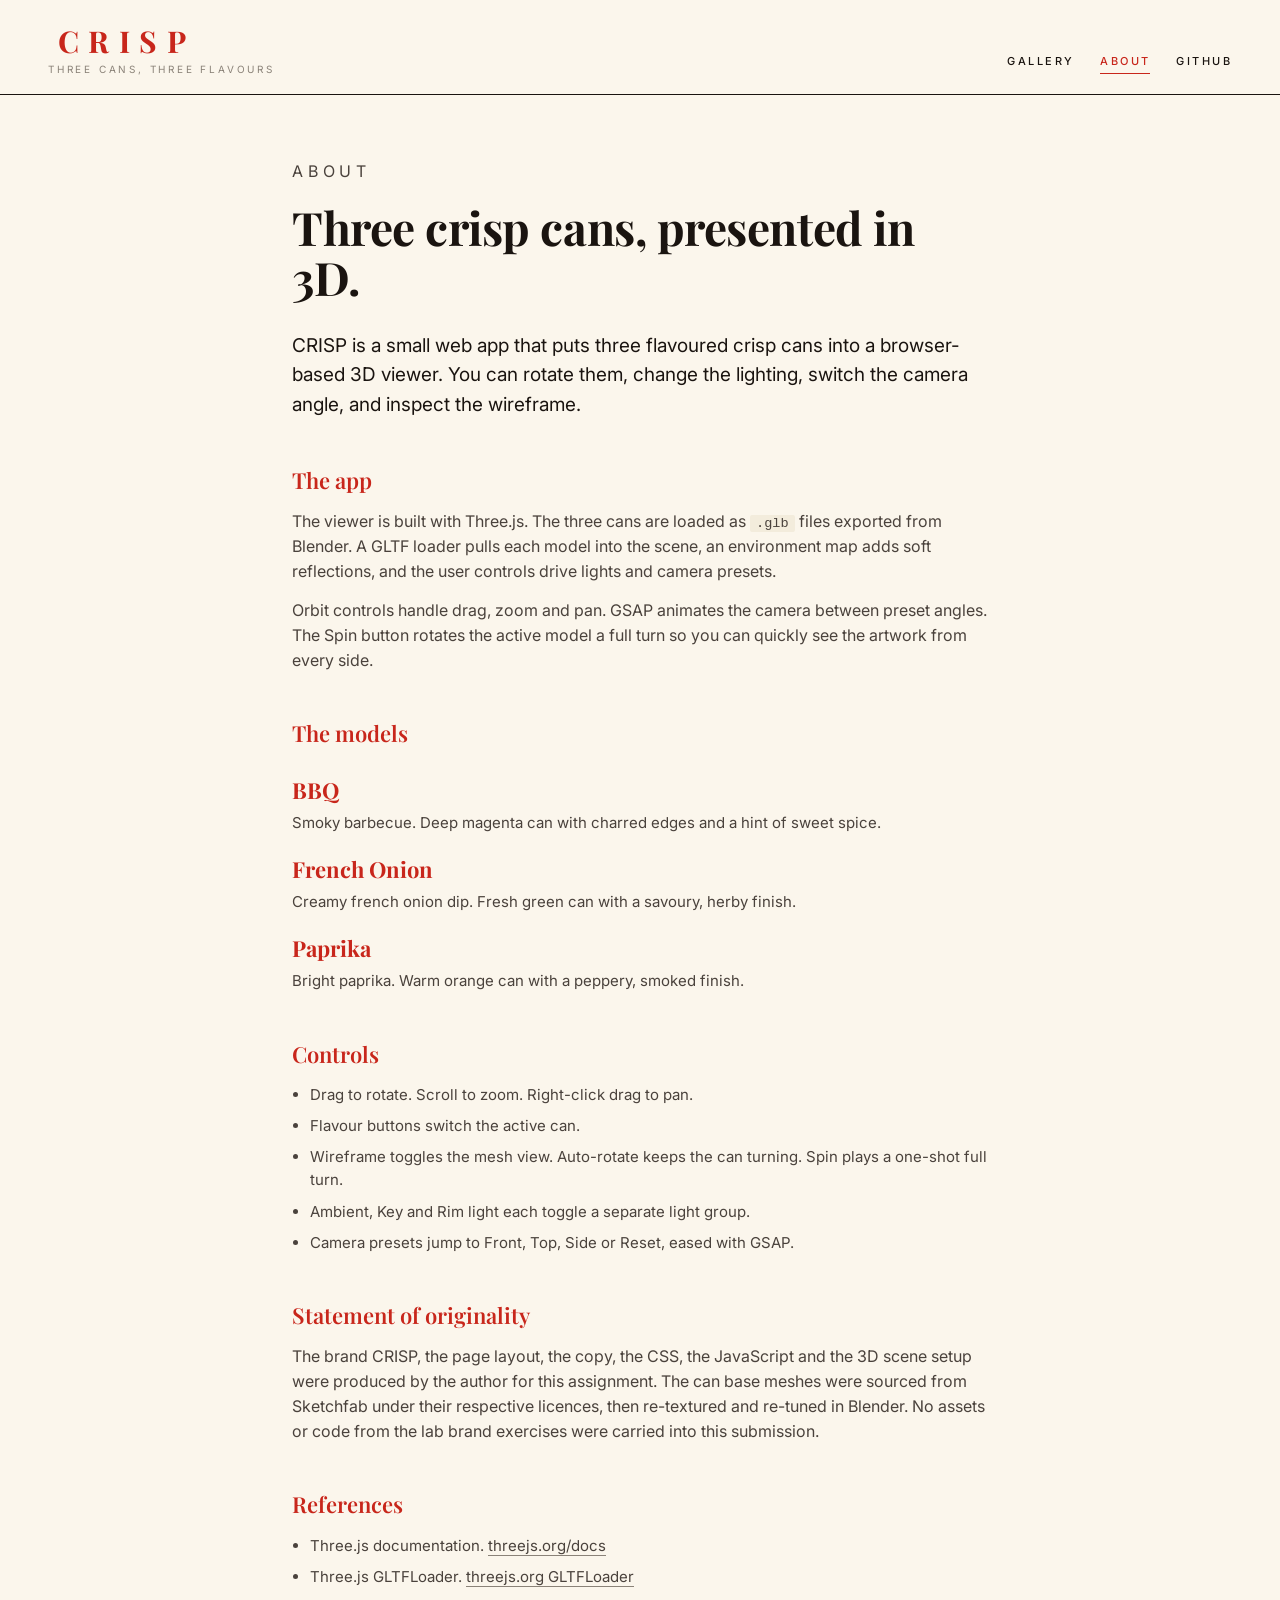
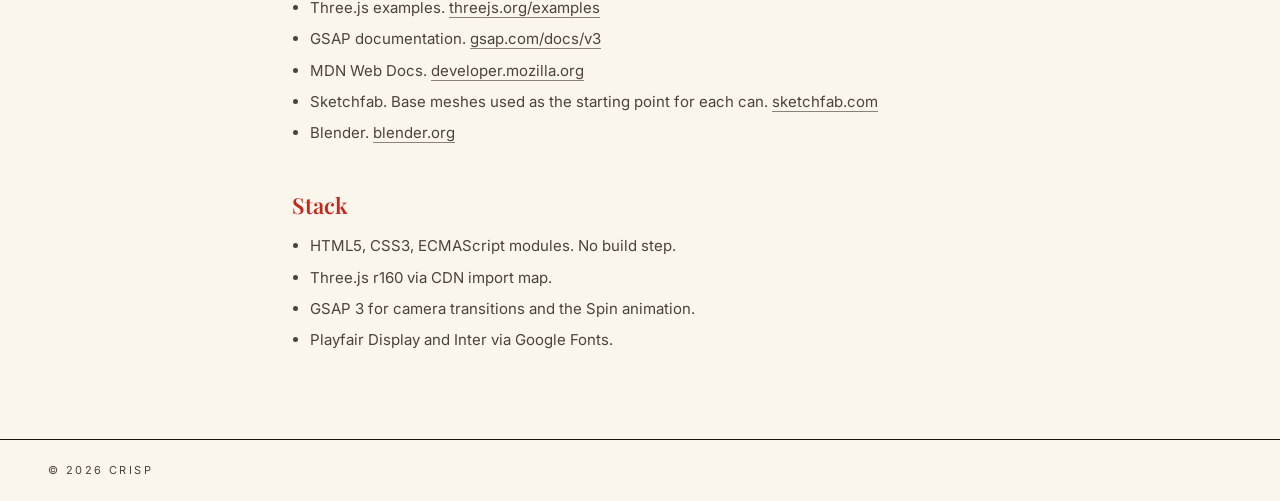
<file: about.html>
<!doctype html>
<html lang="en">
<head>
  <meta charset="utf-8" />
  <meta name="viewport" content="width=device-width, initial-scale=1" />
  <title>About - CRISP</title>
  <link rel="preconnect" href="https://fonts.googleapis.com" />
  <link rel="preconnect" href="https://fonts.gstatic.com" crossorigin />
  <link href="https://fonts.googleapis.com/css2?family=Playfair+Display:wght@500;600;700;800&family=Inter:wght@300;400;500;600&display=swap" rel="stylesheet" />
  <link rel="stylesheet" href="css/style.css" />
</head>
<body>
  <header class="site-header">
    <a class="logo" href="index.html">
      <span class="logo-mark">CRISP</span>
      <span class="logo-strap">Three cans, three flavours</span>
    </a>
    <nav class="site-nav" aria-label="Primary">
      <a href="index.html">Gallery</a>
      <a href="about.html" class="is-active">About</a>
      <a href="https://github.com/vinitrajsingh/Pringles-3D-Model" target="_blank" rel="noopener">GitHub</a>
    </nav>
  </header>

  <main class="prose">
    <article>
      <p class="eyebrow">About</p>
      <h1>Three crisp cans, presented in 3D.</h1>
      <p class="lede">
        CRISP is a small web app that puts three flavoured crisp cans into a
        browser-based 3D viewer. You can rotate them, change the lighting,
        switch the camera angle, and inspect the wireframe.
      </p>

      <h2>The app</h2>
      <p>
        The viewer is built with Three.js. The three cans are loaded as
        <code>.glb</code> files exported from Blender. A GLTF loader pulls
        each model into the scene, an environment map adds soft reflections,
        and the user controls drive lights and camera presets.
      </p>
      <p>
        Orbit controls handle drag, zoom and pan. GSAP animates the camera
        between preset angles. The Spin button rotates the active model a
        full turn so you can quickly see the artwork from every side.
      </p>

      <h2>The models</h2>
      <dl class="model-list">
        <dt>BBQ</dt><dd>Smoky barbecue. Deep magenta can with charred edges and a hint of sweet spice.</dd>
        <dt>French Onion</dt><dd>Creamy french onion dip. Fresh green can with a savoury, herby finish.</dd>
        <dt>Paprika</dt><dd>Bright paprika. Warm orange can with a peppery, smoked finish.</dd>
      </dl>


      <h2>Controls</h2>
      <ul class="refs">
        <li>Drag to rotate. Scroll to zoom. Right-click drag to pan.</li>
        <li>Flavour buttons switch the active can.</li>
        <li>Wireframe toggles the mesh view. Auto-rotate keeps the can turning. Spin plays a one-shot full turn.</li>
        <li>Ambient, Key and Rim light each toggle a separate light group.</li>
        <li>Camera presets jump to Front, Top, Side or Reset, eased with GSAP.</li>
      </ul>

      <h2>Statement of originality</h2>
      <p>
        The brand CRISP, the page layout, the copy, the CSS, the JavaScript
        and the 3D scene setup were produced by the author for this
        assignment. The can base meshes were sourced from Sketchfab under
        their respective licences, then re-textured and re-tuned in Blender.
        No assets or code from the lab brand exercises were carried into
        this submission.
      </p>

      <h2>References</h2>
      <ul class="refs">
        <li>Three.js documentation. <a href="https://threejs.org/docs/" target="_blank" rel="noopener">threejs.org/docs</a></li>
        <li>Three.js GLTFLoader. <a href="https://threejs.org/docs/#examples/en/loaders/GLTFLoader" target="_blank" rel="noopener">threejs.org GLTFLoader</a></li>
        <li>Three.js examples. <a href="https://threejs.org/examples/" target="_blank" rel="noopener">threejs.org/examples</a></li>
        <li>GSAP documentation. <a href="https://gsap.com/docs/v3/" target="_blank" rel="noopener">gsap.com/docs/v3</a></li>
        <li>MDN Web Docs. <a href="https://developer.mozilla.org/" target="_blank" rel="noopener">developer.mozilla.org</a></li>
        <li>Sketchfab. Base meshes used as the starting point for each can. <a href="https://sketchfab.com/" target="_blank" rel="noopener">sketchfab.com</a></li>
        <li>Blender. <a href="https://www.blender.org/" target="_blank" rel="noopener">blender.org</a></li>
      </ul>

      <h2>Stack</h2>
      <ul class="refs">
        <li>HTML5, CSS3, ECMAScript modules. No build step.</li>
        <li>Three.js r160 via CDN import map.</li>
        <li>GSAP 3 for camera transitions and the Spin animation.</li>
        <li>Playfair Display and Inter via Google Fonts.</li>
      </ul>
    </article>
  </main>

  <footer class="site-footer">
    <span>&copy; 2026 CRISP</span>
  </footer>
</body>
</html>
</file>
<file: css/style.css>
:root {
  --ink: #1a1410;
  --ink-soft: #4a423c;
  --ink-faint: #8a8278;
  --paper: #fbf6ec;
  --paper-warm: #f3ecdc;
  --accent: #c8261b;
  --accent-soft: #e8a92a;
  --rule: #1a1410;
  --serif: "Playfair Display", "Times New Roman", Georgia, serif;
  --sans: "Inter", -apple-system, BlinkMacSystemFont, "Segoe UI", Helvetica, Arial, sans-serif;
}

* { box-sizing: border-box; }

html, body {
  margin: 0;
  padding: 0;
  background: var(--paper);
  color: var(--ink);
  font-family: var(--sans);
  font-size: 15px;
  line-height: 1.55;
  -webkit-font-smoothing: antialiased;
}

body {
  display: flex;
  flex-direction: column;
  min-height: 100vh;
}

a { color: inherit; text-decoration: none; }
a:hover { color: var(--accent); }

.site-header {
  display: flex;
  align-items: flex-end;
  justify-content: space-between;
  padding: 26px 48px 20px;
  border-bottom: 1px solid var(--rule);
  background: var(--paper);
}

.logo { display: flex; flex-direction: column; line-height: 1; }
.logo-mark {
  font-family: var(--serif);
  font-size: 30px;
  font-weight: 700;
  letter-spacing: 0.32em;
  text-indent: 0.32em;
  color: var(--accent);
}
.logo-strap {
  margin-top: 8px;
  font-size: 10px;
  text-transform: uppercase;
  letter-spacing: 0.28em;
  color: var(--ink-faint);
}

.site-nav {
  display: flex;
  gap: 26px;
  font-size: 11px;
  text-transform: uppercase;
  letter-spacing: 0.22em;
  font-weight: 500;
}
.site-nav a {
  padding-bottom: 3px;
  border-bottom: 1px solid transparent;
  transition: border-color 0.2s, color 0.2s;
}
.site-nav a:hover { color: var(--accent); border-bottom-color: var(--accent); }
.site-nav a.is-active { color: var(--accent); border-bottom-color: var(--accent); }

.site-footer {
  margin-top: auto;
  padding: 22px 48px;
  border-top: 1px solid var(--rule);
  font-size: 11px;
  text-transform: uppercase;
  letter-spacing: 0.22em;
  color: var(--ink-soft);
  display: flex;
  gap: 14px;
  align-items: center;
  background: var(--paper);
}
.site-footer .dot { color: var(--ink-faint); }

.stage {
  flex: 1;
  display: grid;
  grid-template-columns: 1fr 380px;
  min-height: 0;
}

.viewer {
  position: relative;
  border-right: 1px solid var(--rule);
  background:
    radial-gradient(ellipse 70% 55% at 50% 60%, #fff6e0 0%, var(--paper-warm) 55%, var(--paper) 100%);
  overflow: hidden;
  transition: background 0.4s ease;
}
body.is-wireframe .viewer {
  background:
    radial-gradient(ellipse 70% 55% at 50% 60%, #fffaf0 0%, #ece2cc 55%, #fbf6ec 100%);
}

.canvas-host {
  position: absolute;
  inset: 0;
}
.canvas-host canvas {
  display: block;
  width: 100% !important;
  height: 100% !important;
}

.viewer-hint {
  position: absolute;
  bottom: 18px;
  left: 24px;
  margin: 0;
  font-size: 10px;
  text-transform: uppercase;
  letter-spacing: 0.22em;
  color: var(--ink-faint);
}

.loading {
  position: absolute;
  inset: 0;
  display: grid;
  place-items: center;
  font-size: 11px;
  text-transform: uppercase;
  letter-spacing: 0.28em;
  color: var(--ink-faint);
  pointer-events: none;
  transition: opacity 0.35s ease;
}
.loading.is-hidden { opacity: 0; }

.panel {
  padding: 36px 36px 36px 40px;
  display: flex;
  flex-direction: column;
  gap: 26px;
  overflow-y: auto;
  background: var(--paper);
}

.eyebrow {
  margin: 0;
  font-size: 10px;
  text-transform: uppercase;
  letter-spacing: 0.3em;
  color: var(--ink-faint);
}

.model-name {
  font-family: var(--serif);
  font-weight: 700;
  font-size: 52px;
  line-height: 1;
  margin: 10px 0 12px;
  letter-spacing: -0.005em;
  color: var(--accent);
}
.model-desc {
  margin: 0 0 4px;
  font-size: 14px;
  color: var(--ink-soft);
  max-width: 32ch;
}

.control-group { display: flex; flex-direction: column; gap: 10px; }
.control-title {
  margin: 0;
  font-size: 10px;
  text-transform: uppercase;
  letter-spacing: 0.28em;
  color: var(--ink-faint);
  font-weight: 600;
}

.model-select {
  display: flex;
  gap: 0;
  border: 1px solid var(--ink);
  border-radius: 2px;
  overflow: hidden;
}
.select-btn {
  flex: 1;
  padding: 11px 8px;
  background: transparent;
  border: none;
  border-right: 1px solid var(--ink);
  font-family: var(--serif);
  font-size: 16px;
  font-weight: 600;
  letter-spacing: 0.04em;
  cursor: pointer;
  color: var(--ink);
  transition: background 0.2s, color 0.2s;
}
.select-btn:last-child { border-right: none; }
.select-btn:hover { background: var(--accent-soft); color: var(--ink); }
.select-btn.is-active { background: var(--accent); color: var(--paper); }

.control-row { display: flex; flex-wrap: wrap; gap: 6px; }
.ctrl-btn {
  flex: 1 1 auto;
  min-width: 0;
  padding: 9px 12px;
  background: transparent;
  border: 1px solid var(--ink);
  border-radius: 2px;
  font-family: var(--sans);
  font-size: 11px;
  font-weight: 500;
  text-transform: uppercase;
  letter-spacing: 0.18em;
  cursor: pointer;
  color: var(--ink);
  transition: background 0.18s, color 0.18s, border-color 0.18s;
}
.ctrl-btn:hover { background: var(--ink); color: var(--paper); }
.ctrl-btn.is-active { background: var(--accent); border-color: var(--accent); color: var(--paper); }

.prose {
  max-width: 760px;
  margin: 0 auto;
  padding: 64px 32px 80px;
}
.prose article > p.eyebrow { margin-bottom: 18px; }
.prose h1 {
  font-family: var(--serif);
  font-weight: 700;
  font-size: 46px;
  line-height: 1.1;
  letter-spacing: -0.01em;
  margin: 0 0 28px;
  color: var(--ink);
}
.prose h2 {
  font-family: var(--serif);
  font-weight: 600;
  font-size: 22px;
  margin: 44px 0 12px;
  color: var(--accent);
}
.prose p { margin: 0 0 14px; font-size: 16px; color: var(--ink-soft); }
.prose p.lede { font-size: 19px; color: var(--ink); margin-bottom: 30px; }
.prose code {
  font-family: ui-monospace, SFMono-Regular, Menlo, Consolas, monospace;
  font-size: 0.85em;
  background: var(--paper-warm);
  padding: 1px 6px;
  border-radius: 2px;
}
.prose a { border-bottom: 1px solid var(--ink-faint); }
.prose a:hover { border-bottom-color: var(--accent); }

.model-list { margin: 22px 0 0; }
.model-list dt {
  font-family: var(--serif);
  font-size: 22px;
  font-weight: 700;
  margin-top: 18px;
  color: var(--accent);
}
.model-list dd { margin: 4px 0 0; color: var(--ink-soft); }

.refs { padding-left: 18px; margin: 0; }
.refs li { margin-bottom: 8px; color: var(--ink-soft); }

.sitemap { padding-left: 18px; }
.sitemap li { margin-bottom: 22px; }
.sitemap li > a {
  font-family: var(--serif);
  font-size: 22px;
  font-weight: 600;
  border-bottom: none;
  color: var(--accent);
}
.sitemap li > p { margin: 4px 0 0; color: var(--ink-soft); }

.submission-meta {
  display: grid;
  grid-template-columns: 180px 1fr;
  gap: 12px 24px;
  margin: 30px 0 12px;
  padding: 24px 0;
  border-top: 1px solid var(--ink);
  border-bottom: 1px solid var(--ink);
}
.submission-meta dt {
  font-size: 11px;
  text-transform: uppercase;
  letter-spacing: 0.22em;
  color: var(--ink-faint);
  padding-top: 3px;
}
.submission-meta dd { margin: 0; color: var(--ink); }

@media (max-width: 900px) {
  .site-header { padding: 18px 22px 14px; flex-direction: column; align-items: flex-start; gap: 14px; }
  .site-nav { flex-wrap: wrap; gap: 14px; }
  .site-footer { padding: 18px 22px; flex-wrap: wrap; }
  .stage { grid-template-columns: 1fr; }
  .viewer { border-right: none; border-bottom: 1px solid var(--ink); min-height: 58vh; }
  .panel { padding: 28px 22px; }
  .model-name { font-size: 42px; }
  .prose { padding: 44px 22px 64px; }
  .prose h1 { font-size: 34px; }
  .submission-meta { grid-template-columns: 1fr; gap: 4px 0; }
  .submission-meta dt { padding-top: 14px; }
}
</file>
